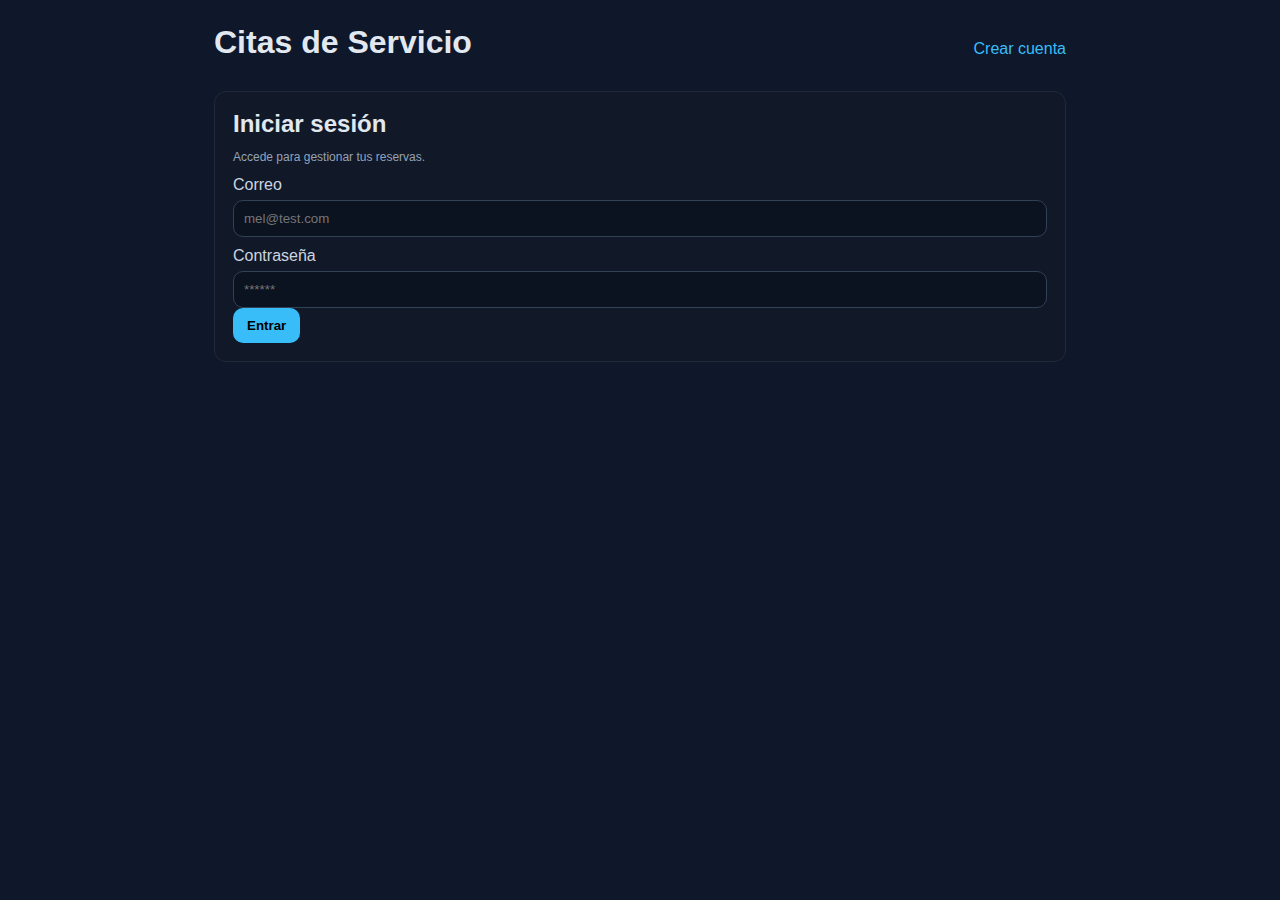
<file: client/index.html>
<!doctype html>
<html lang="es">
  <head>
    <meta charset="UTF-8" />
    <meta name="viewport" content="width=device-width, initial-scale=1.0" />
    <title>Citas de Servicio | Login</title>
    <link rel="stylesheet" href="css/styles.css" />
  </head>
  <body>
    <div class="container">
      <div class="topbar">
        <h1>Citas de Servicio</h1>
        <a href="register.html">Crear cuenta</a>
      </div>

      <div class="card">
        <h2>Iniciar sesión</h2>
        <p class="small">Accede para gestionar tus reservas.</p>

        <form id="loginForm">
          <label for="email">Correo</label>
          <input id="email" type="email" required placeholder="mel@test.com" />

          <label for="password">Contraseña</label>
          <input id="password" type="password" required placeholder="******" />

          <button class="btn" type="submit">Entrar</button>
        </form>

        <div id="alert" class="alert" style="display: none"></div>
      </div>
    </div>

    <script src="js/api.js"></script>
    <script src="js/auth.js"></script>
    <script>
      document
        .querySelector("#loginForm")
        .addEventListener("submit", handleLogin);
    </script>
  </body>
</html>
</file>
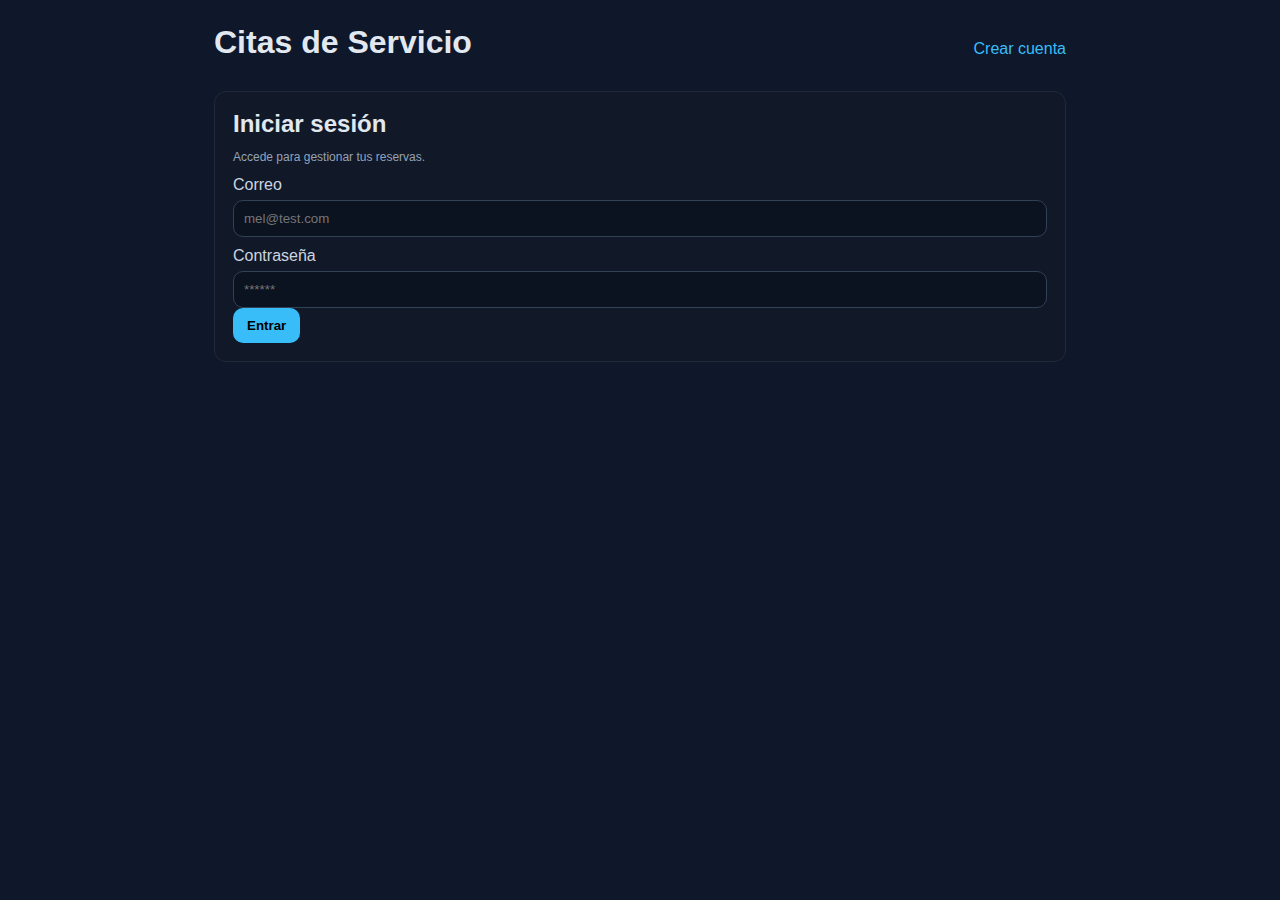
<file: pwCitas/client/index.html>
<!doctype html>
<html lang="es">
  <head>
    <meta charset="UTF-8" />
    <meta name="viewport" content="width=device-width, initial-scale=1.0" />
    <title>Citas de Servicio | Login</title>
    <link rel="stylesheet" href="css/styles.css" />
  </head>
  <body>
    <div class="container">
      <div class="topbar">
        <h1>Citas de Servicio</h1>
        <a href="register.html">Crear cuenta</a>
      </div>

      <div class="card">
        <h2>Iniciar sesión</h2>
        <p class="small">Accede para gestionar tus reservas.</p>

        <form id="loginForm">
          <label for="email">Correo</label>
          <input id="email" type="email" required placeholder="mel@test.com" />

          <label for="password">Contraseña</label>
          <input id="password" type="password" required placeholder="******" />

          <button class="btn" type="submit">Entrar</button>
        </form>

        <div id="alert" class="alert" style="display: none"></div>
      </div>
    </div>

    <script src="js/api.js"></script>
    <script src="js/auth.js"></script>
    <script>
      document
        .querySelector("#loginForm")
        .addEventListener("submit", handleLogin);
    </script>
  </body>
</html>
</file>
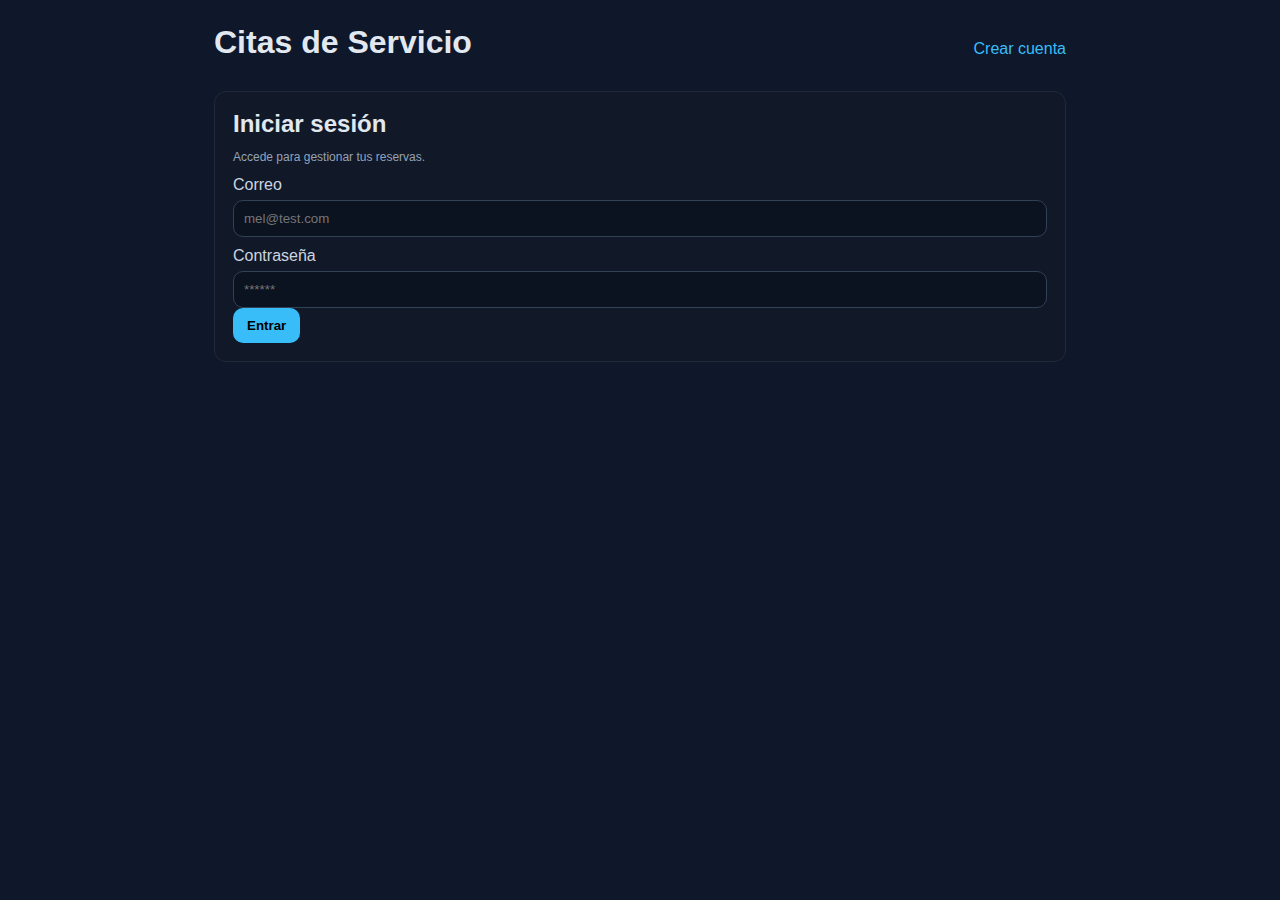
<file: client/dashboard.html>
<!doctype html>
<html lang="es">
  <head>
    <meta charset="UTF-8" />
    <meta name="viewport" content="width=device-width, initial-scale=1.0" />
    <title>Citas de Servicio | Dashboard</title>
    <link rel="stylesheet" href="css/styles.css" />
  </head>
  <body>
    <div class="container">
      <div class="topbar">
        <div>
          <h1>Dashboard</h1>
          <div class="small" id="welcome"></div>
        </div>
        <button class="btn secondary" id="logoutBtn">Salir</button>
      </div>

      <div class="card">
        <h2 id="formTitle">Nueva cita</h2>
        <p class="small">Crea o edita una reserva de servicio.</p>

        <form id="apptForm">
          <input type="hidden" id="apptId" />

          <label for="service">Servicio</label>
          <input
            id="service"
            type="text"
            required
            placeholder="Ej. Verificación vehicular"
          />

          <div class="row">
            <div>
              <label for="date">Fecha y hora</label>
              <input id="date" type="datetime-local" required />
            </div>

            <div>
              <label for="status">Estatus</label>
              <select id="status">
                <option value="pendiente">pendiente</option>
                <option value="confirmada">confirmada</option>
                <option value="cancelada">cancelada</option>
              </select>
            </div>
          </div>

          <label for="notes">Notas</label>
          <textarea id="notes" placeholder="Detalles (opcional)"></textarea>

          <div style="display: flex; gap: 10px; margin-top: 12px">
            <button class="btn" type="submit" id="saveBtn">Guardar</button>
            <button class="btn secondary" type="button" id="clearBtn">
              Limpiar
            </button>
          </div>

          <div id="alert" class="alert" style="display: none"></div>
        </form>
      </div>

      <div class="card">
        <h2>Mis citas</h2>
        <p class="small">Lista de reservas asociadas a tu cuenta.</p>

        <table class="table">
          <thead>
            <tr>
              <th>Servicio</th>
              <th>Fecha</th>
              <th>Estatus</th>
              <th>Notas</th>
              <th>Acciones</th>
            </tr>
          </thead>
          <tbody id="apptTable"></tbody>
        </table>
      </div>
    </div>

    <script src="js/api.js"></script>
    <script src="js/auth.js"></script>
    <script src="js/dashboard.js"></script>
  </body>
</html>
</file>
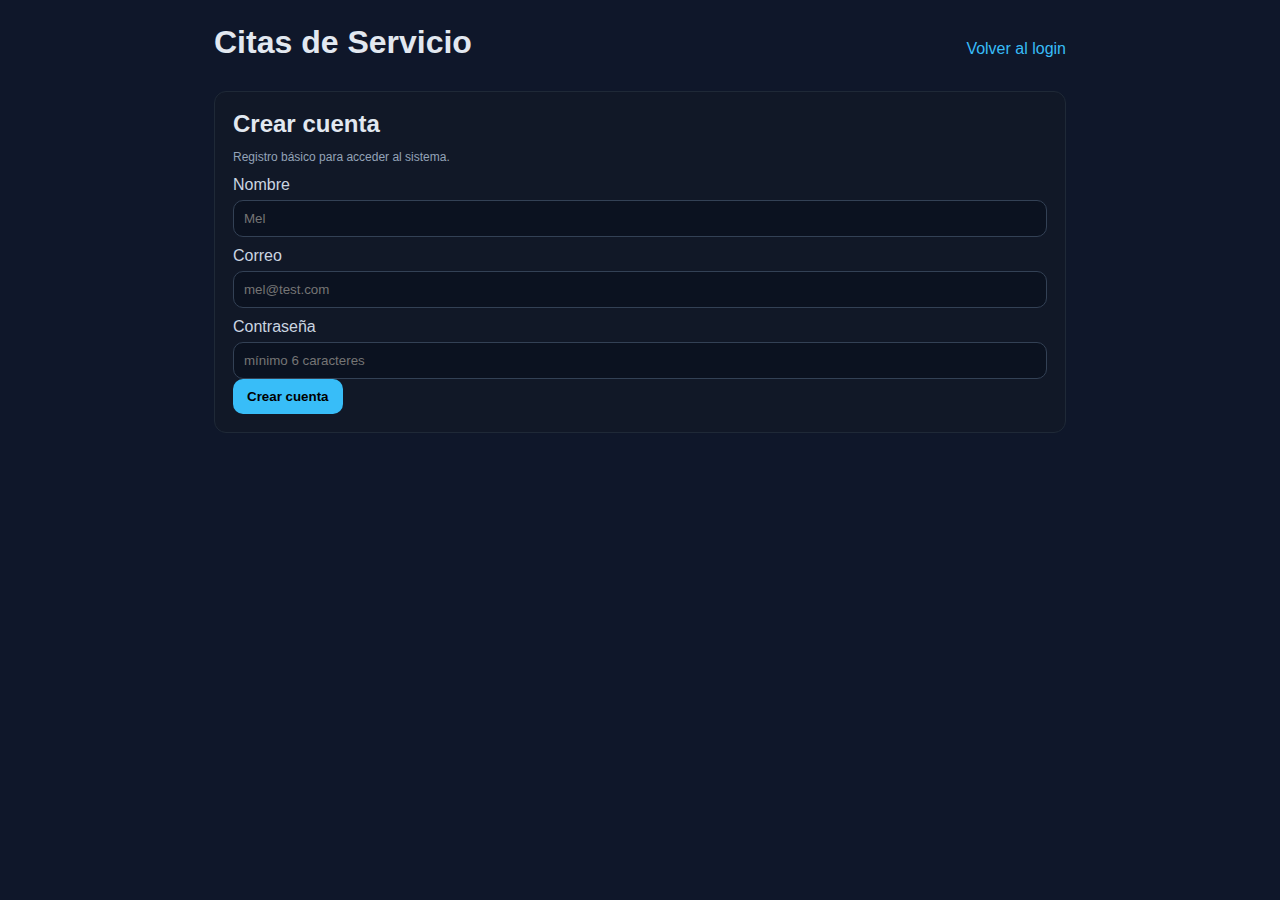
<file: client/register.html>
<!doctype html>
<html lang="es">
  <head>
    <meta charset="UTF-8" />
    <meta name="viewport" content="width=device-width, initial-scale=1.0" />
    <title>Citas de Servicio | Registro</title>
    <link rel="stylesheet" href="css/styles.css" />
  </head>
  <body>
    <div class="container">
      <div class="topbar">
        <h1>Citas de Servicio</h1>
        <a href="index.html">Volver al login</a>
      </div>

      <div class="card">
        <h2>Crear cuenta</h2>
        <p class="small">Registro básico para acceder al sistema.</p>

        <form id="registerForm">
          <label for="name">Nombre</label>
          <input id="name" type="text" required placeholder="Mel" />

          <label for="email">Correo</label>
          <input id="email" type="email" required placeholder="mel@test.com" />

          <label for="password">Contraseña</label>
          <input
            id="password"
            type="password"
            required
            placeholder="mínimo 6 caracteres"
          />

          <button class="btn" type="submit">Crear cuenta</button>
        </form>

        <div id="alert" class="alert" style="display: none"></div>
      </div>
    </div>

    <script src="js/api.js"></script>
    <script src="js/auth.js"></script>
    <script>
      document
        .querySelector("#registerForm")
        .addEventListener("submit", handleRegister);
    </script>
  </body>
</html>
</file>
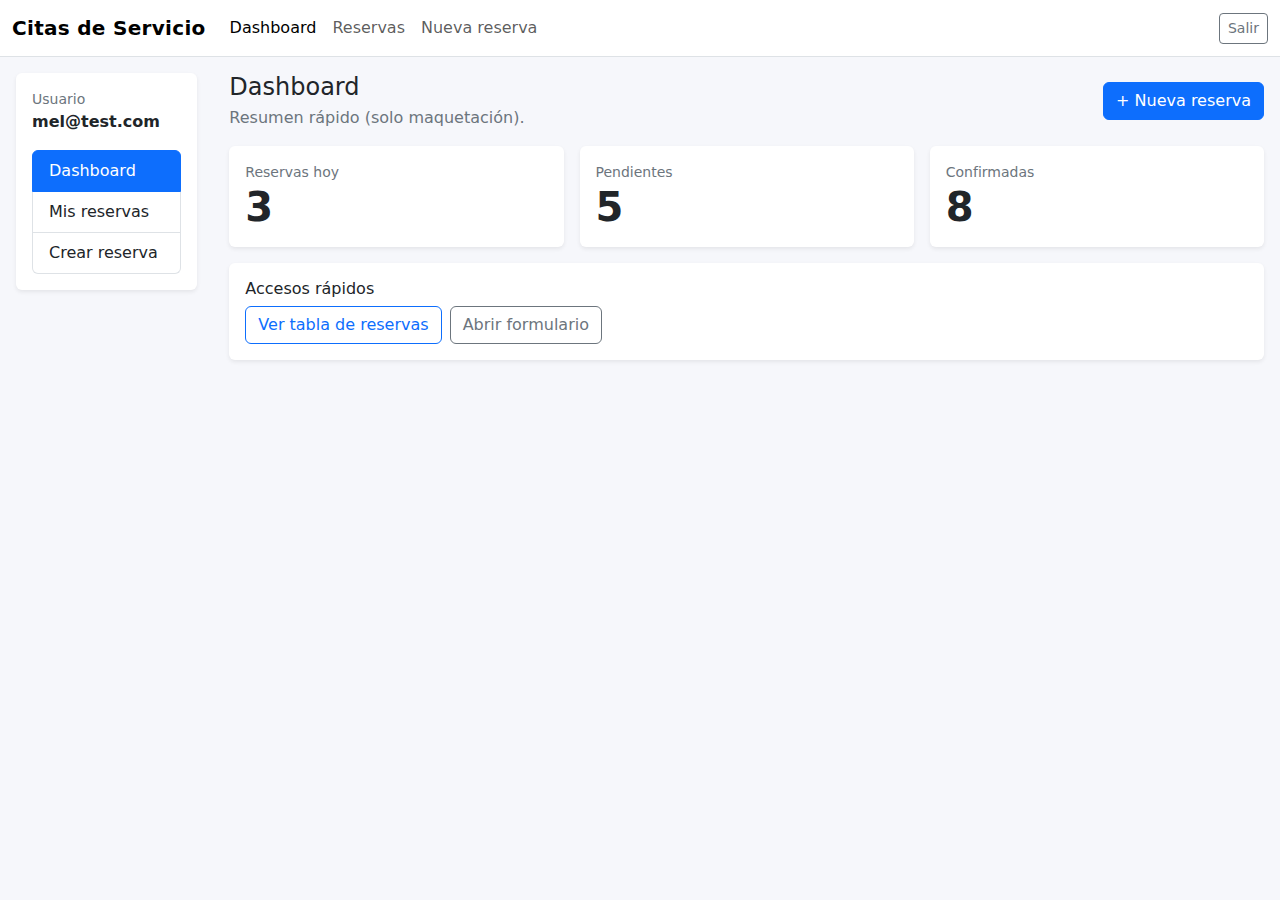
<file: pwCitas/client/entrega-bootstrap/dashboard.html>
<!-- Pantalla 3: Dashboard + Layout Responsive | Bootstrap -->
<!doctype html>
<html lang="es">
  <head>
    <meta charset="UTF-8" />
    <meta name="viewport" content="width=device-width, initial-scale=1" />
    <title>Reservas de Servicio | Dashboard</title>

    <link
      href="https://cdn.jsdelivr.net/npm/bootstrap@5.3.3/dist/css/bootstrap.min.css"
      rel="stylesheet"
    />
    <link rel="stylesheet" href="assets/style.css" />
  </head>

  <body>
    <nav class="navbar navbar-expand-lg bg-white border-bottom sticky-top">
      <div class="container-fluid">
        <a class="navbar-brand brand-chip" href="#">Citas de Servicio</a>

        <button
          class="navbar-toggler"
          type="button"
          data-bs-toggle="collapse"
          data-bs-target="#navMain"
        >
          <span class="navbar-toggler-icon"></span>
        </button>

        <div class="collapse navbar-collapse" id="navMain">
          <ul class="navbar-nav me-auto mb-2 mb-lg-0">
            <li class="nav-item">
              <a class="nav-link active" href="dashboard.html">Dashboard</a>
            </li>
            <li class="nav-item">
              <a class="nav-link" href="reservas.html">Reservas</a>
            </li>
            <li class="nav-item">
              <a class="nav-link" href="reserva-form.html">Nueva reserva</a>
            </li>
          </ul>
          <a class="btn btn-outline-secondary btn-sm" href="login.html"
            >Salir</a
          >
        </div>
      </div>
    </nav>

    <div class="container-fluid">
      <div class="row">
        <aside class="col-12 col-lg-3 col-xl-2 p-3">
          <div class="card border-0 shadow-sm">
            <div class="card-body">
              <div class="small text-secondary">Usuario</div>
              <div class="fw-semibold mb-3">mel@test.com</div>

              <div class="list-group">
                <a
                  class="list-group-item list-group-item-action active"
                  href="dashboard.html"
                  >Dashboard</a
                >
                <a
                  class="list-group-item list-group-item-action"
                  href="reservas.html"
                  >Mis reservas</a
                >
                <a
                  class="list-group-item list-group-item-action"
                  href="reserva-form.html"
                  >Crear reserva</a
                >
              </div>
            </div>
          </div>
        </aside>

        <main class="col-12 col-lg-9 col-xl-10 p-3">
          <div
            class="d-flex flex-column flex-md-row justify-content-between align-items-start align-items-md-center gap-2 mb-3"
          >
            <div>
              <h1 class="h4 mb-1">Dashboard</h1>
              <div class="text-secondary">
                Resumen rápido (solo maquetación).
              </div>
            </div>
            <a class="btn btn-primary" href="reserva-form.html"
              >+ Nueva reserva</a
            >
          </div>

          <div class="row g-3 mb-3">
            <div class="col-12 col-md-6 col-lg-4">
              <div class="card border-0 shadow-sm h-100">
                <div class="card-body">
                  <div class="text-secondary small">Reservas hoy</div>
                  <div class="display-6 fw-semibold mb-0">3</div>
                </div>
              </div>
            </div>

            <div class="col-12 col-md-6 col-lg-4">
              <div class="card border-0 shadow-sm h-100">
                <div class="card-body">
                  <div class="text-secondary small">Pendientes</div>
                  <div class="display-6 fw-semibold mb-0">5</div>
                </div>
              </div>
            </div>

            <div class="col-12 col-md-6 col-lg-4">
              <div class="card border-0 shadow-sm h-100">
                <div class="card-body">
                  <div class="text-secondary small">Confirmadas</div>
                  <div class="display-6 fw-semibold mb-0">8</div>
                </div>
              </div>
            </div>
          </div>

          <div class="card border-0 shadow-sm">
            <div class="card-body">
              <h2 class="h6 mb-2">Accesos rápidos</h2>
              <div class="d-flex flex-column flex-sm-row gap-2">
                <a class="btn btn-outline-primary" href="reservas.html"
                  >Ver tabla de reservas</a
                >
                <a class="btn btn-outline-secondary" href="reserva-form.html"
                  >Abrir formulario</a
                >
              </div>
            </div>
          </div>
        </main>
      </div>
    </div>

    <script src="https://cdn.jsdelivr.net/npm/bootstrap@5.3.3/dist/js/bootstrap.bundle.min.js"></script>
  </body>
</html>
</file>
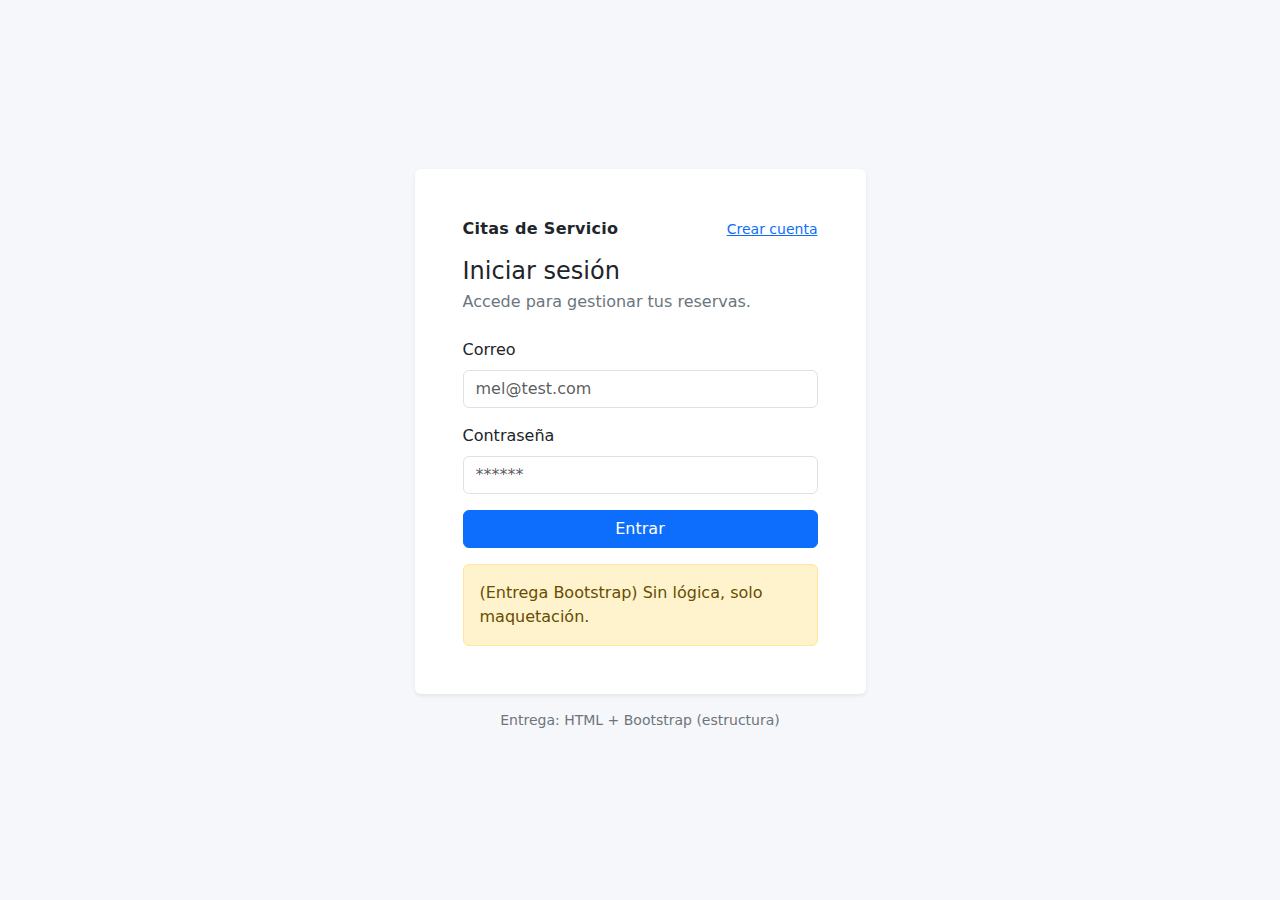
<file: pwCitas/client/entrega-bootstrap/login.html>
<!-- Pantalla 1: Login | Bootstrap -->
<!doctype html>
<html lang="es">
  <head>
    <meta charset="UTF-8" />
    <meta name="viewport" content="width=device-width, initial-scale=1" />
    <title>Reservas de Servicio | Login</title>

    <link
      href="https://cdn.jsdelivr.net/npm/bootstrap@5.3.3/dist/css/bootstrap.min.css"
      rel="stylesheet"
    />
    <link rel="stylesheet" href="assets/style.css" />
  </head>

  <body>
    <main class="min-vh-100 d-flex align-items-center">
      <div class="container">
        <div class="row justify-content-center">
          <div class="col-12 col-sm-10 col-md-7 col-lg-5">
            <div class="card shadow-sm border-0">
              <div class="card-body p-4 p-md-5">
                <div
                  class="d-flex justify-content-between align-items-center mb-3"
                >
                  <div class="brand-chip">Citas de Servicio</div>
                  <a class="small" href="register.html">Crear cuenta</a>
                </div>

                <h1 class="h4 mb-1">Iniciar sesión</h1>
                <p class="text-secondary mb-4">
                  Accede para gestionar tus reservas.
                </p>

                <form>
                  <div class="mb-3">
                    <label class="form-label" for="email">Correo</label>
                    <input
                      class="form-control"
                      id="email"
                      type="email"
                      placeholder="mel@test.com"
                      required
                    />
                  </div>

                  <div class="mb-3">
                    <label class="form-label" for="password">Contraseña</label>
                    <input
                      class="form-control"
                      id="password"
                      type="password"
                      placeholder="******"
                      required
                    />
                  </div>

                  <button class="btn btn-primary w-100" type="button">
                    Entrar
                  </button>

                  <div class="alert alert-warning mt-3 mb-0" role="alert">
                    (Entrega Bootstrap) Sin lógica, solo maquetación.
                  </div>
                </form>
              </div>
            </div>

            <p class="text-center text-secondary small mt-3 mb-0">
              Entrega: HTML + Bootstrap (estructura)
            </p>
          </div>
        </div>
      </div>
    </main>

    <script src="https://cdn.jsdelivr.net/npm/bootstrap@5.3.3/dist/js/bootstrap.bundle.min.js"></script>
  </body>
</html>
</file>
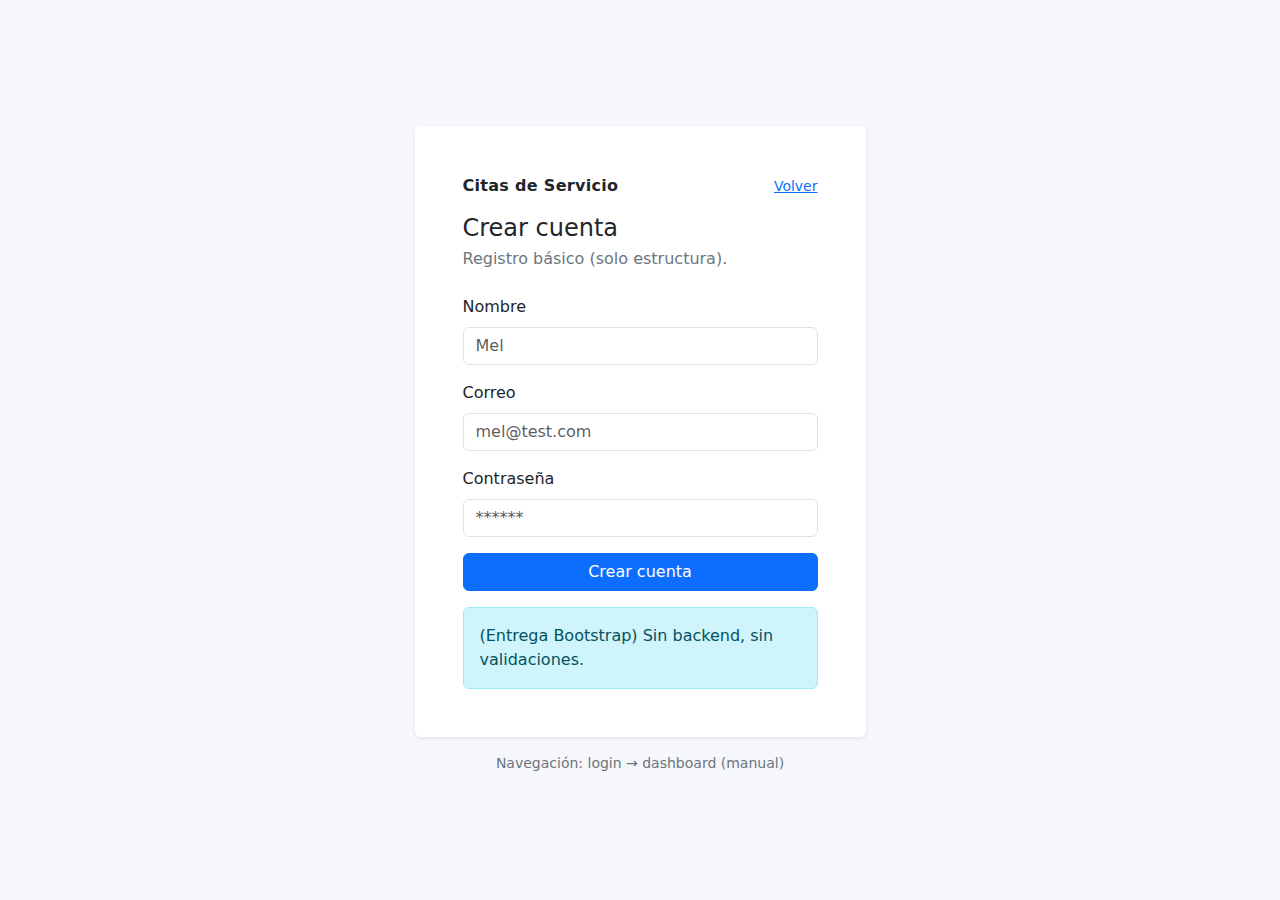
<file: pwCitas/client/entrega-bootstrap/register.html>
<!-- Pantalla 2: Registro | Bootstrap -->
<!doctype html>
<html lang="es">
  <head>
    <meta charset="UTF-8" />
    <meta name="viewport" content="width=device-width, initial-scale=1" />
    <title>Reservas de Servicio | Registro</title>

    <link
      href="https://cdn.jsdelivr.net/npm/bootstrap@5.3.3/dist/css/bootstrap.min.css"
      rel="stylesheet"
    />
    <link rel="stylesheet" href="assets/style.css" />
  </head>

  <body>
    <main class="min-vh-100 d-flex align-items-center">
      <div class="container">
        <div class="row justify-content-center">
          <div class="col-12 col-sm-10 col-md-7 col-lg-5">
            <div class="card shadow-sm border-0">
              <div class="card-body p-4 p-md-5">
                <div
                  class="d-flex justify-content-between align-items-center mb-3"
                >
                  <div class="brand-chip">Citas de Servicio</div>
                  <a class="small" href="login.html">Volver</a>
                </div>

                <h1 class="h4 mb-1">Crear cuenta</h1>
                <p class="text-secondary mb-4">
                  Registro básico (solo estructura).
                </p>

                <form>
                  <div class="mb-3">
                    <label class="form-label" for="name">Nombre</label>
                    <input
                      class="form-control"
                      id="name"
                      type="text"
                      placeholder="Mel"
                      required
                    />
                  </div>

                  <div class="mb-3">
                    <label class="form-label" for="email">Correo</label>
                    <input
                      class="form-control"
                      id="email"
                      type="email"
                      placeholder="mel@test.com"
                      required
                    />
                  </div>

                  <div class="mb-3">
                    <label class="form-label" for="password">Contraseña</label>
                    <input
                      class="form-control"
                      id="password"
                      type="password"
                      placeholder="******"
                      required
                    />
                  </div>

                  <button class="btn btn-primary w-100" type="button">
                    Crear cuenta
                  </button>

                  <div class="alert alert-info mt-3 mb-0" role="alert">
                    (Entrega Bootstrap) Sin backend, sin validaciones.
                  </div>
                </form>
              </div>
            </div>

            <p class="text-center text-secondary small mt-3 mb-0">
              Navegación: login → dashboard (manual)
            </p>
          </div>
        </div>
      </div>
    </main>

    <script src="https://cdn.jsdelivr.net/npm/bootstrap@5.3.3/dist/js/bootstrap.bundle.min.js"></script>
  </body>
</html>
</file>
<file: client/css/styles.css>
* {
  box-sizing: border-box;
  font-family: Arial, sans-serif;
}
body {
  margin: 0;
  background: #0f172a;
  color: #e2e8f0;
}
a {
  color: #38bdf8;
  text-decoration: none;
}
.container {
  max-width: 900px;
  margin: 0 auto;
  padding: 24px;
}

.card {
  background: #111827;
  border: 1px solid #1f2937;
  border-radius: 12px;
  padding: 18px;
  margin-top: 18px;
}

h1,
h2 {
  margin: 0 0 12px;
}
label {
  display: block;
  margin: 10px 0 6px;
  color: #cbd5e1;
}

input,
select,
textarea {
  width: 100%;
  padding: 10px;
  border-radius: 10px;
  border: 1px solid #334155;
  background: #0b1220;
  color: #e2e8f0;
}

textarea {
  min-height: 80px;
  resize: vertical;
}

.row {
  display: grid;
  grid-template-columns: 1fr 1fr;
  gap: 12px;
}
@media (max-width: 700px) {
  .row {
    grid-template-columns: 1fr;
  }
}

.btn {
  background: #38bdf8;
  border: none;
  padding: 10px 14px;
  border-radius: 10px;
  cursor: pointer;
  font-weight: 700;
}
.btn:disabled {
  opacity: 0.6;
  cursor: not-allowed;
}

.btn.secondary {
  background: #64748b;
}
.btn.danger {
  background: #ef4444;
}

.topbar {
  display: flex;
  justify-content: space-between;
  align-items: center;
  gap: 12px;
}

.badge {
  display: inline-block;
  padding: 4px 10px;
  border-radius: 999px;
  font-size: 12px;
  border: 1px solid #334155;
}
.badge.pendiente {
  color: #fbbf24;
  border-color: #fbbf24;
}
.badge.confirmada {
  color: #22c55e;
  border-color: #22c55e;
}
.badge.cancelada {
  color: #f87171;
  border-color: #f87171;
}

.table {
  width: 100%;
  border-collapse: collapse;
  margin-top: 10px;
}
.table th,
.table td {
  border-bottom: 1px solid #1f2937;
  padding: 10px;
  text-align: left;
  vertical-align: top;
}

.alert {
  margin-top: 12px;
  padding: 10px;
  border-radius: 10px;
  border: 1px solid #334155;
  background: #0b1220;
}
.alert.ok {
  border-color: #22c55e;
  color: #bbf7d0;
}
.alert.err {
  border-color: #ef4444;
  color: #fecaca;
}
.small {
  color: #94a3b8;
  font-size: 12px;
}
</file>
<file: pwCitas/client/css/styles.css>
* {
  box-sizing: border-box;
  font-family: Arial, sans-serif;
}
body {
  margin: 0;
  background: #0f172a;
  color: #e2e8f0;
}
a {
  color: #38bdf8;
  text-decoration: none;
}
.container {
  max-width: 900px;
  margin: 0 auto;
  padding: 24px;
}

.card {
  background: #111827;
  border: 1px solid #1f2937;
  border-radius: 12px;
  padding: 18px;
  margin-top: 18px;
}

h1,
h2 {
  margin: 0 0 12px;
}
label {
  display: block;
  margin: 10px 0 6px;
  color: #cbd5e1;
}

input,
select,
textarea {
  width: 100%;
  padding: 10px;
  border-radius: 10px;
  border: 1px solid #334155;
  background: #0b1220;
  color: #e2e8f0;
}

textarea {
  min-height: 80px;
  resize: vertical;
}

.row {
  display: grid;
  grid-template-columns: 1fr 1fr;
  gap: 12px;
}
@media (max-width: 700px) {
  .row {
    grid-template-columns: 1fr;
  }
}

.btn {
  background: #38bdf8;
  border: none;
  padding: 10px 14px;
  border-radius: 10px;
  cursor: pointer;
  font-weight: 700;
}
.btn:disabled {
  opacity: 0.6;
  cursor: not-allowed;
}

.btn.secondary {
  background: #64748b;
}
.btn.danger {
  background: #ef4444;
}

.topbar {
  display: flex;
  justify-content: space-between;
  align-items: center;
  gap: 12px;
}

.badge {
  display: inline-block;
  padding: 4px 10px;
  border-radius: 999px;
  font-size: 12px;
  border: 1px solid #334155;
}
.badge.pendiente {
  color: #fbbf24;
  border-color: #fbbf24;
}
.badge.confirmada {
  color: #22c55e;
  border-color: #22c55e;
}
.badge.cancelada {
  color: #f87171;
  border-color: #f87171;
}

.table {
  width: 100%;
  border-collapse: collapse;
  margin-top: 10px;
}
.table th,
.table td {
  border-bottom: 1px solid #1f2937;
  padding: 10px;
  text-align: left;
  vertical-align: top;
}

.alert {
  margin-top: 12px;
  padding: 10px;
  border-radius: 10px;
  border: 1px solid #334155;
  background: #0b1220;
}
.alert.ok {
  border-color: #22c55e;
  color: #bbf7d0;
}
.alert.err {
  border-color: #ef4444;
  color: #fecaca;
}
.small {
  color: #94a3b8;
  font-size: 12px;
}
</file>
<file: pwCitas/client/entrega-bootstrap/assets/style.css>
/* entrega-bootstrap: mínimo, solo ajustes chicos */
:root {
  --app-bg: #f6f7fb;
}

body {
  background: var(--app-bg);
}
.brand-chip {
  font-weight: 700;
  letter-spacing: 0.3px;
}
.sidebar-link {
  text-decoration: none;
}
.sidebar-link.active {
  font-weight: 600;
}
.table td,
.table th {
  vertical-align: middle;
}
</file>
